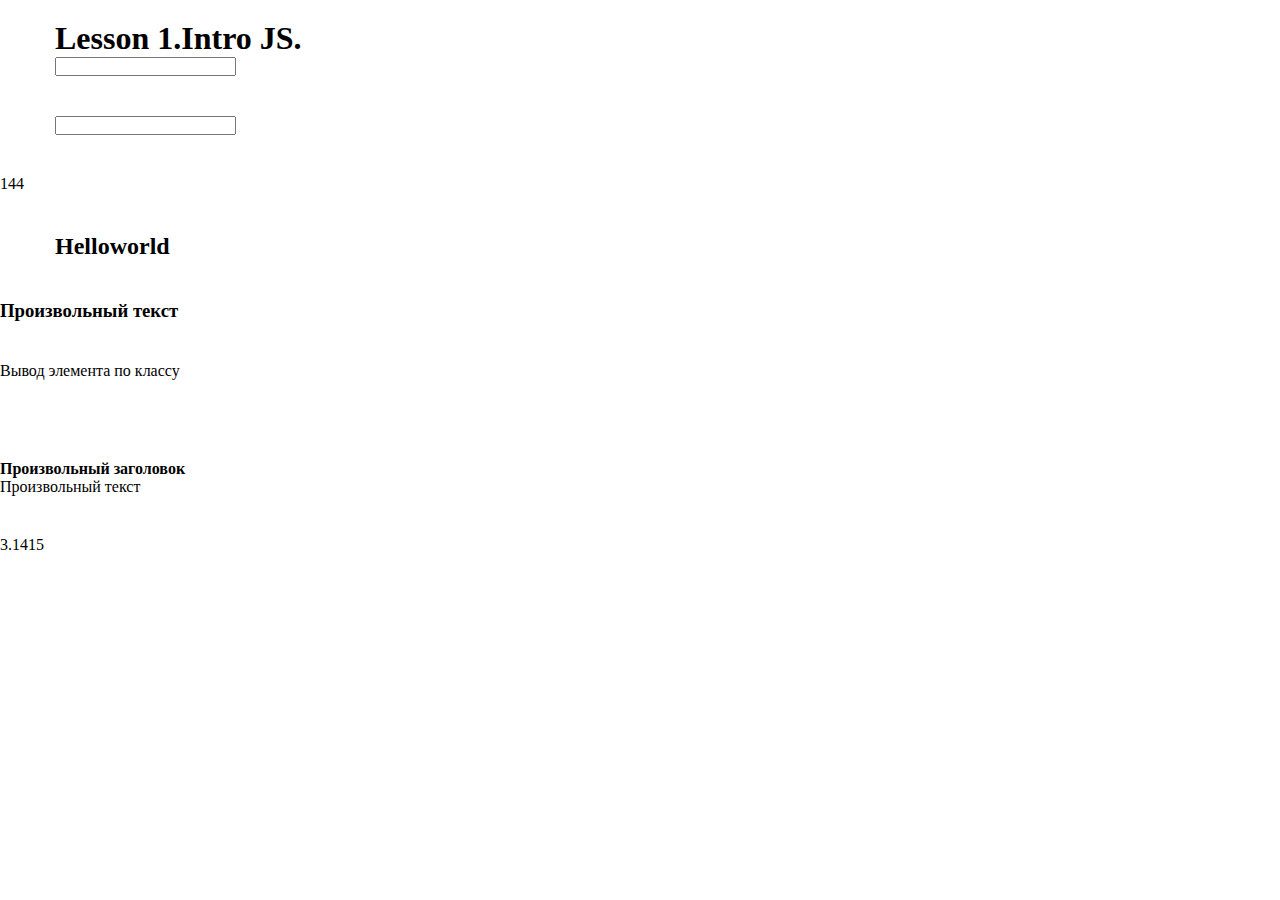
<file: Lesson-1-JS-ANGELIKA/index.html>
<!DOCTYPE html>
<html lang="en">
<head>
    <meta charset="UTF-8">
    <meta http-equiv="X-UA-Compatible" content="IE=edge">
    <meta name="viewport" content="width=device-width, initial-scale=1.0">
    <link rel="stylesheet" href="./css/index.css">
    <title>Document</title>
</head>
<body>

    <section class="">
        <div class="container ">
            <h1>Lesson 1.Intro JS.</h1>
            
            <input type="number" class="number" id="one">
            
         </div>
    </section>
   
  <section class="">
    <div class="container ">
        <input type="text" class="text" id="one">
     </div>
</section>
<section class="">
  <div id="two">
  </div>
</section>

   

  <script>
    alert( 'Мой первый вывод на страницу' );
  </script>
    
    <section class="">
        <div class="container ">
            <h2>Hello<span> everyone </span></h2>
            </div>
    </section>
    <section class="">
      <div class="three">
      </div>
  </section>
  <section class="">
    <div class="one">
    </div>
</section>
<section class="">
  </div>
</section>
  <section class="">
    <div class="four">
    </div>
</section>
<section class="">
  <div class="five">
  </div>
</section>
<section class="">
  <div class="six">
  </div>
</section>
<section class="">
  <div class="zahlen">
  </div>
</section>
<section class="">
  <div class="delenie">
  </div>
</section>

<section class="">
  <div class="umnoshenie">
  </div>
</section>
<section class="">
  <div class="test_1">
  </div>
</section>
<section class="">
  <div class="test_2">
  </div>
</section>

  



    







   <script src="./js/app.js"></script> 
</body>
</html>
</file>
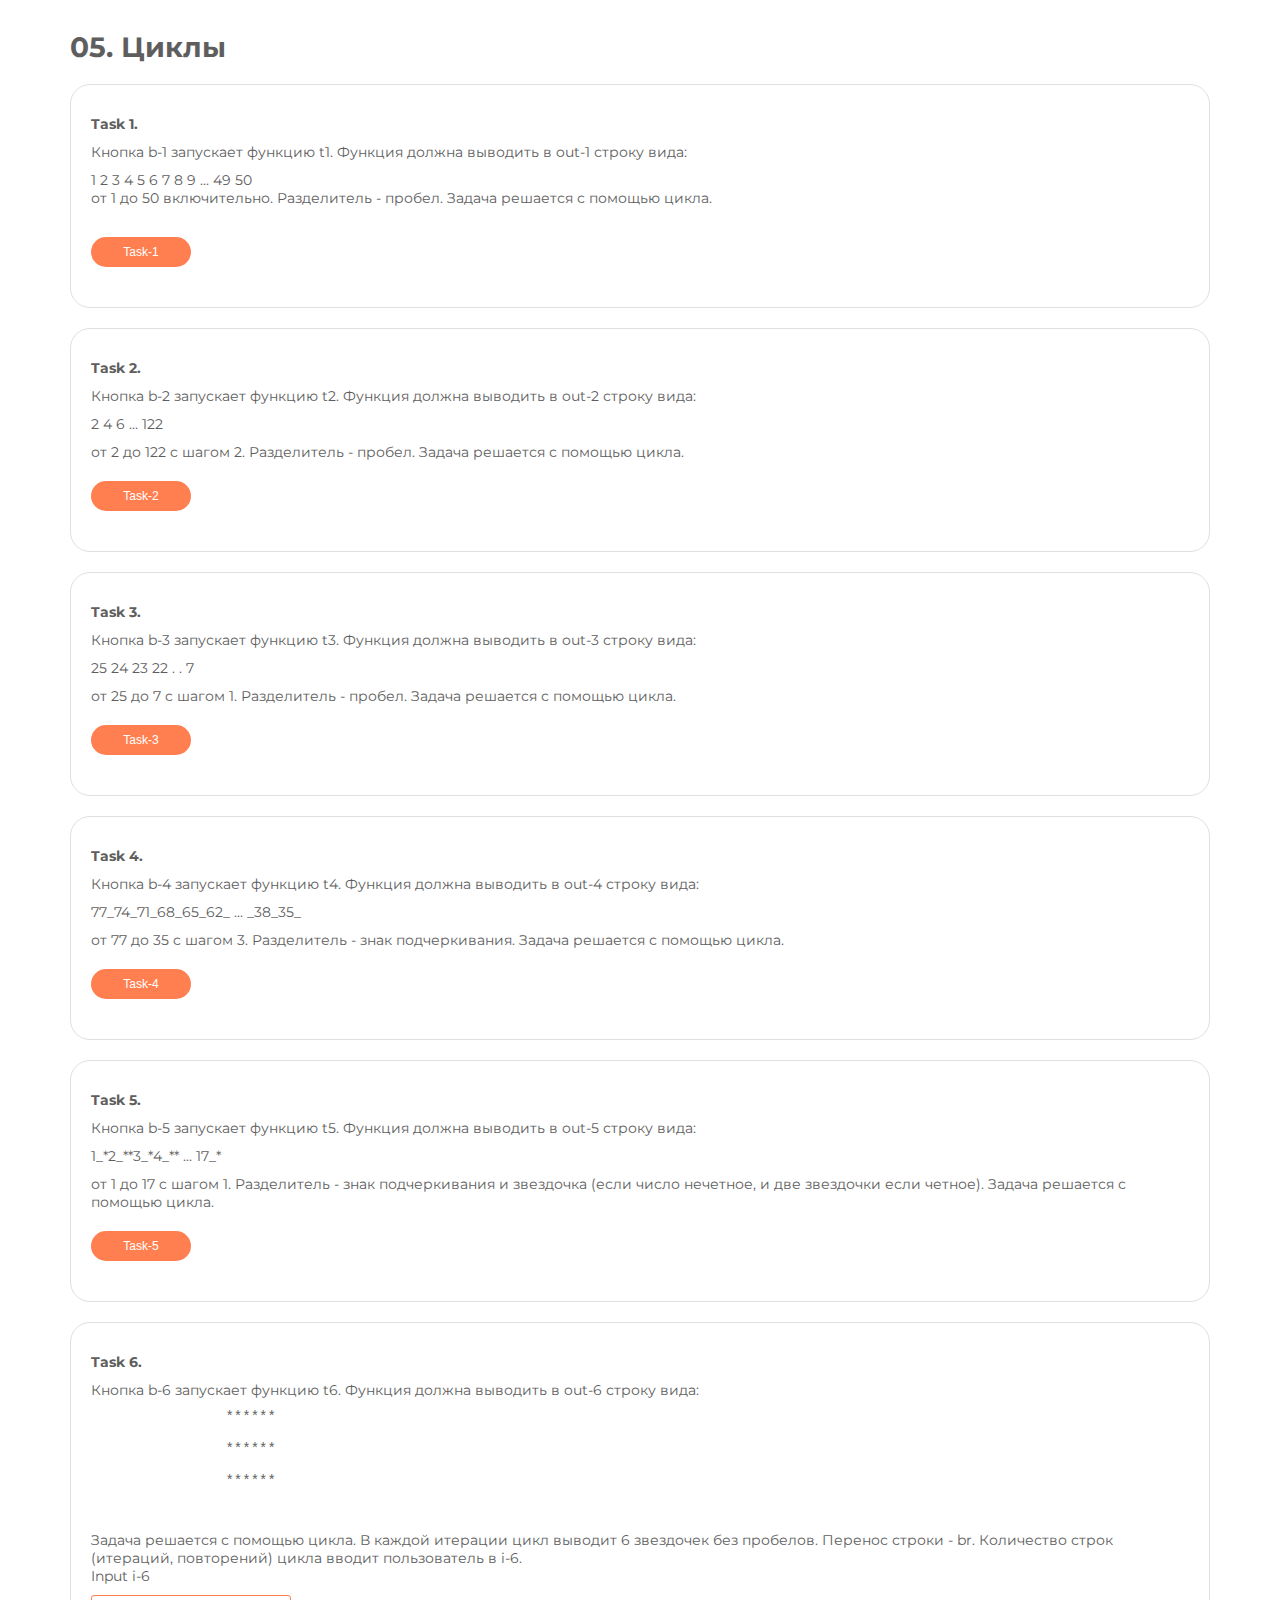
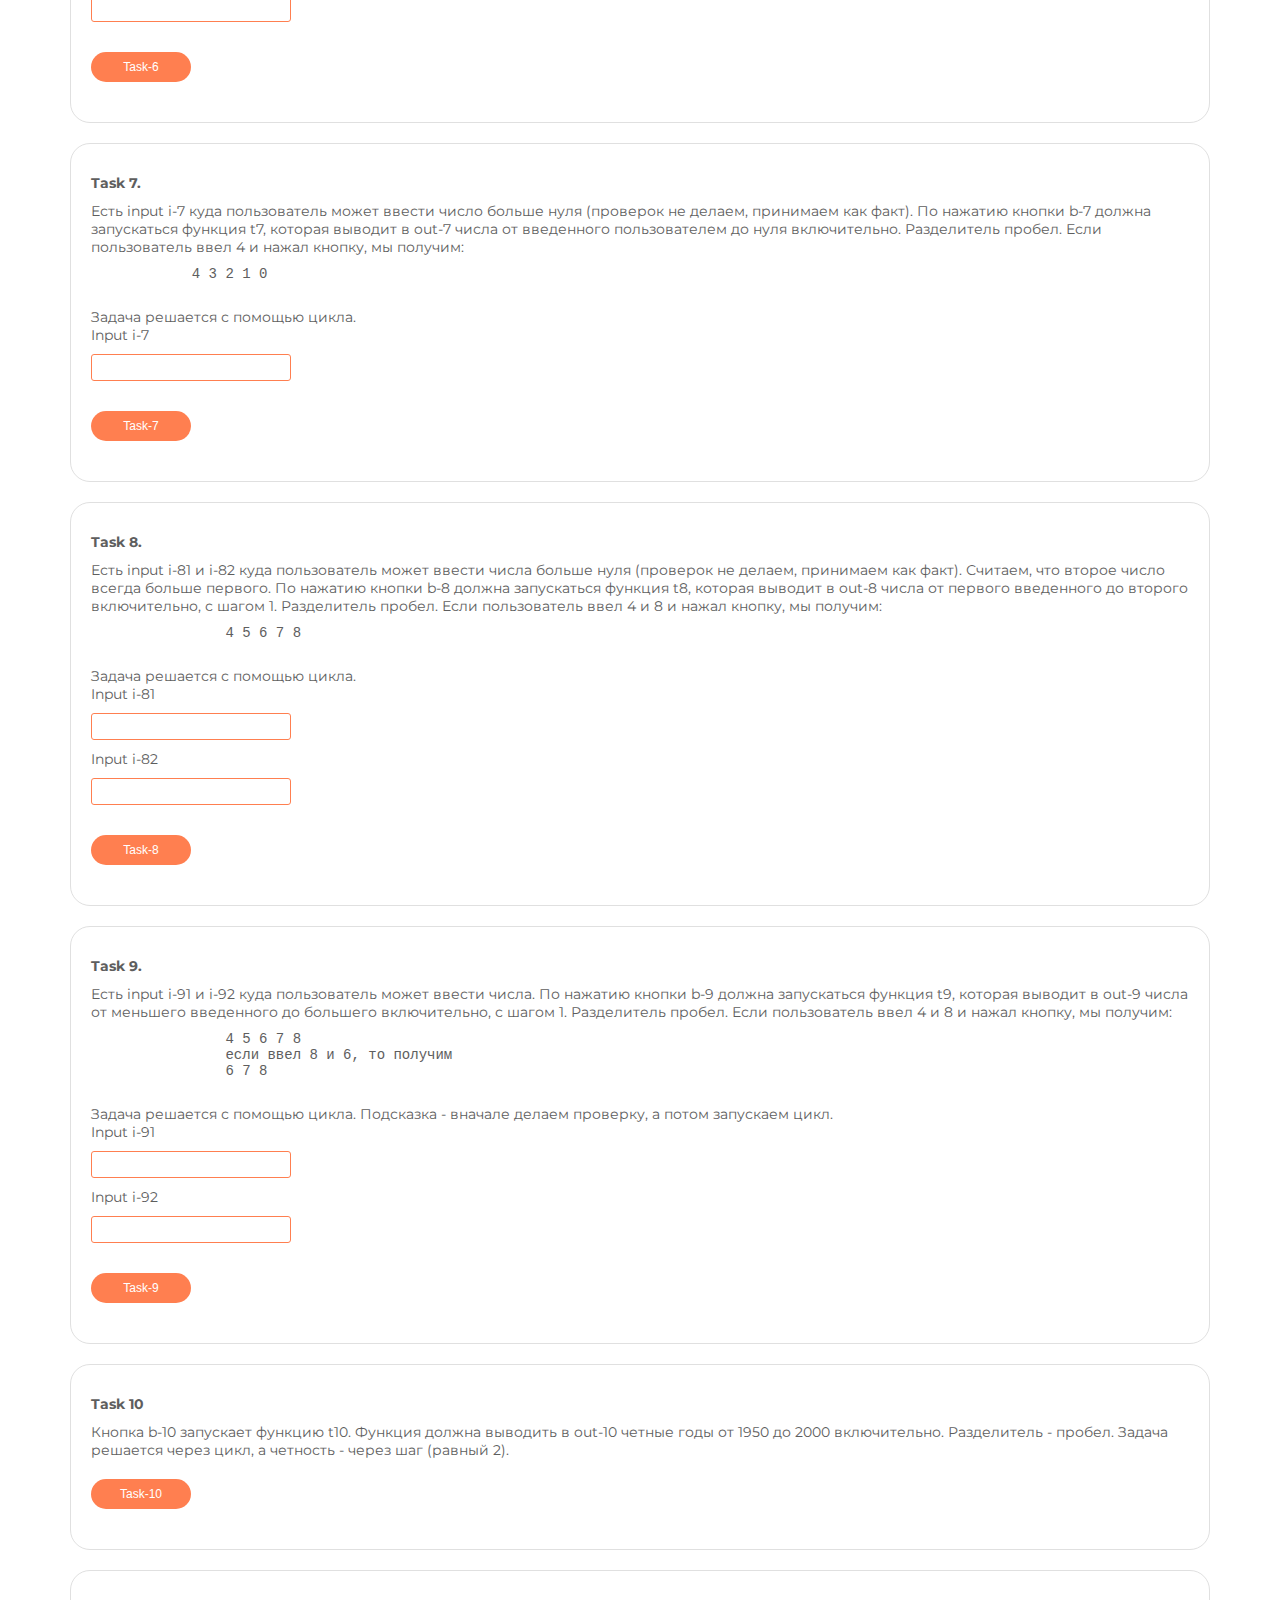
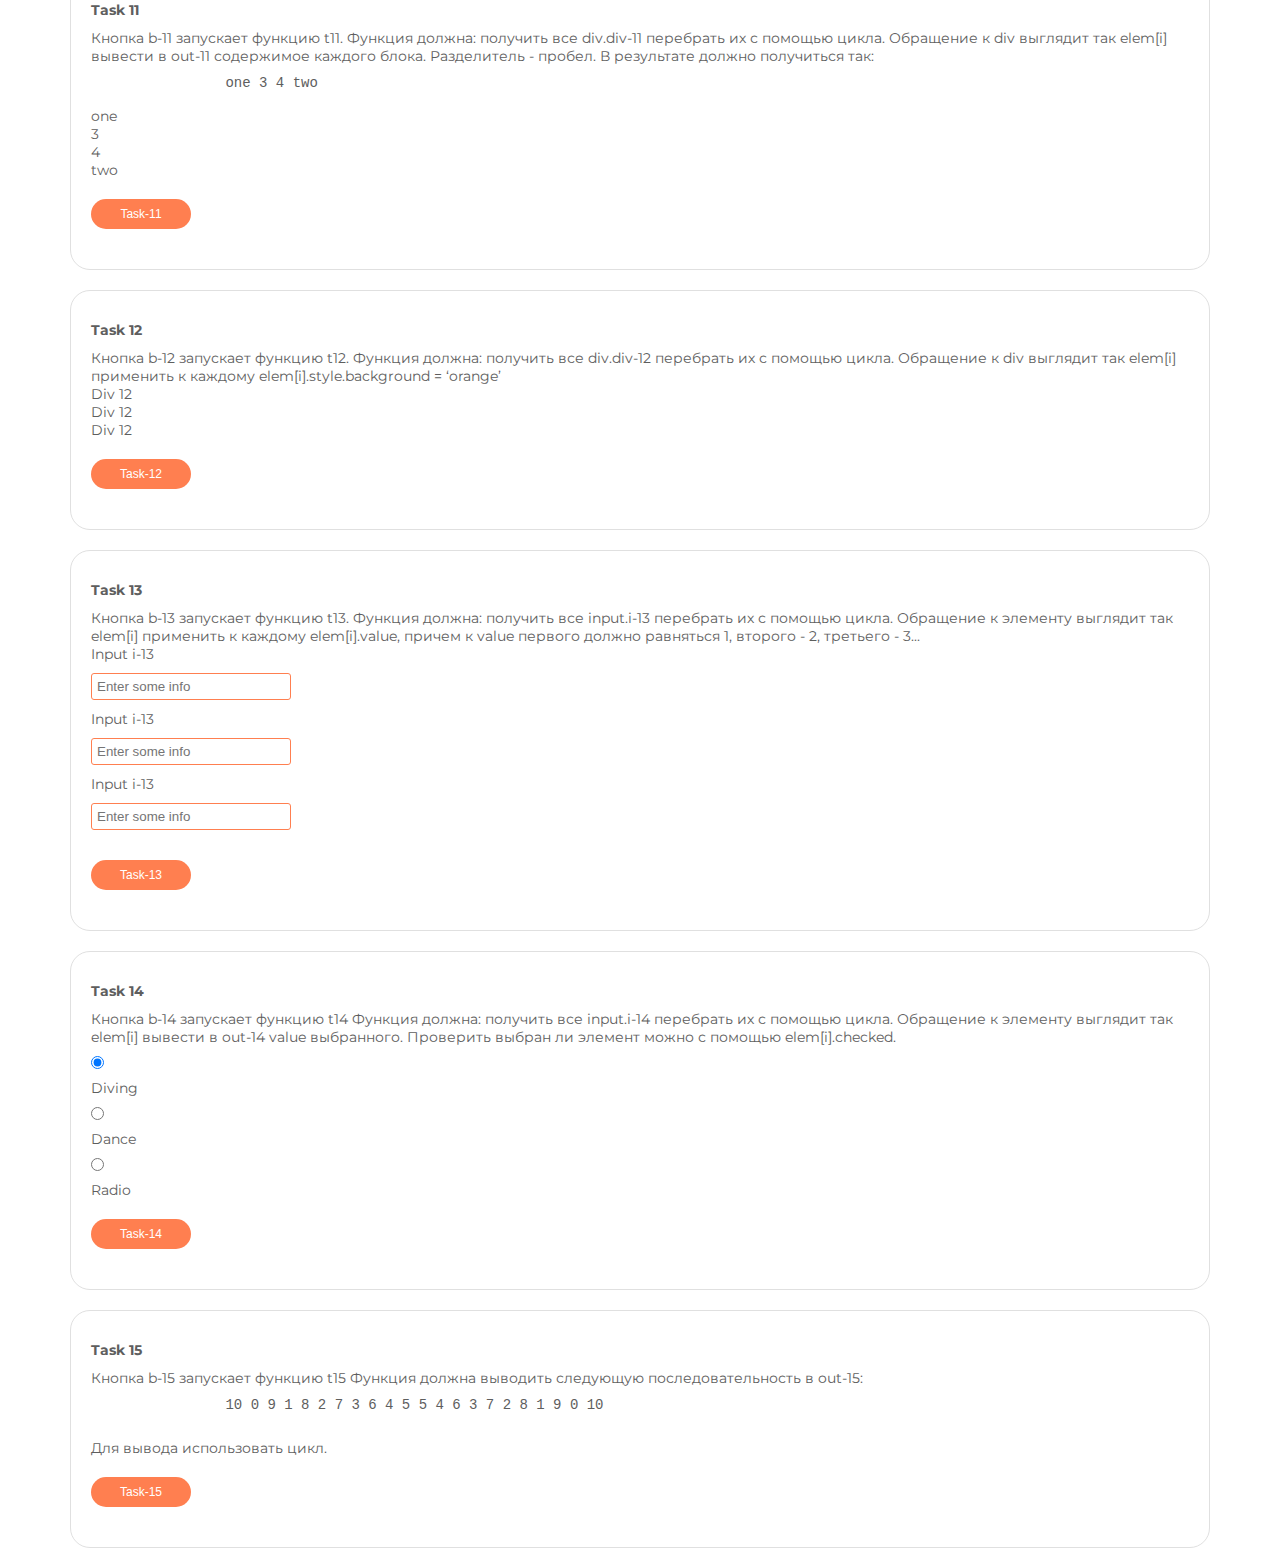
<file: Lesson-2-JS-Angelika/index.html>
<!DOCTYPE html>
<html lang="en">

<head>
    <meta charset="UTF-8">
    <meta name="viewport" content="width=device-width, initial-scale=1.0">
    <meta http-equiv="X-UA-Compatible" content="ie=edge">
    <link rel="stylesheet" href="./css/index.css">
    <link rel="preconnect" href="https://fonts.googleapis.com">
    <link rel="preconnect" href="https://fonts.gstatic.com" crossorigin>
    <link
        href="https://fonts.googleapis.com/css2?family=Montserrat:wght@100;200;300;400;500;600;700;800;900&display=swap"
        rel="stylesheet">
    <title>05</title>
</head>

<body>
    <div class="container">
        <h1>05. Циклы</h1>

        <section>
            <p><b>Task 1.</b></p>
            <p>Кнопка b-1 запускает функцию t1. Функция должна выводить в out-1 строку вида:</p>
            <p>1 2 3 4 5 6 7 8 9 ... 49 50</p>
            от 1 до 50 включительно. Разделитель - пробел. Задача решается с помощью цикла.</p>

            <button class="button-primary b-1">Task-1</button>
            <div class="out-1"></div>
        </section>

        <section>
            <p><b>Task 2.</b></p>
            <p>Кнопка b-2 запускает функцию t2. Функция должна выводить в out-2 строку вида:</p>
            <p>2 4 6 ... 122</p>
            <p>от 2 до 122 c шагом 2. Разделитель - пробел. Задача решается с помощью цикла.</p>
            <button class="button-primary b-2">Task-2</button>
            <div class="out-2"></div>
        </section>

        <section>
            <p><b>Task 3.</b></p>
            <p>Кнопка b-3 запускает функцию t3. Функция должна выводить в out-3 строку вида:</p>
            <p> 25 24 23 22 . . 7</p>
            <p> от 25 до 7 c шагом 1. Разделитель - пробел. Задача решается с помощью цикла.</p>
            <button class="button-primary b-3">Task-3</button>
            <div class="out-3"></div>
        </section>

        <section>
            <p><b>Task 4.</b></p>
            <p>Кнопка b-4 запускает функцию t4. Функция должна выводить в out-4 строку вида: </p>
            <p> 77_74_71_68_65_62_ ... _38_35_ </p>
            <p> от 77 до 35 c шагом 3. Разделитель - знак подчеркивания. Задача решается с помощью цикла.
            </p>
            <button class="button-primary b-4">Task-4</button>
            <div class="out-4"></div>
        </section>

        <section>
            <p><b>Task 5.</b></p>
            <p>Кнопка b-5 запускает функцию t5. Функция должна выводить в out-5 строку вида:</p>
            <p> 1_*2_**3_*4_** ... 17_*</p>
            <p> от 1 до 17 c шагом 1. Разделитель - знак подчеркивания и звездочка (если число нечетное, и две звездочки
                если четное). Задача решается с помощью цикла.
            </p>
            <button class="button-primary b-5">Task-5</button>
            <div class="out-5"></div>
        </section>

        <section>
            <p><b>Task 6.</b></p>
            <p>Кнопка b-6 запускает функцию t6. Функция должна выводить в out-6 строку вида: </p>
            <pre>
                ******<br>
                ******<br>
                ******<br>
            </pre>
            <p> Задача решается с помощью цикла. В каждой итерации цикл выводит 6 звездочек без пробелов. Перенос строки
                - br. Количество строк (итераций, повторений) цикла вводит пользователь в i-6.
            </p>
            <div class="form-control">Input i-6 <input type="number" class="i-6"></div>
            <button class="button-primary b-6">Task-6</button>
            <div class="out-6"></div>
        </section>

        <section>
            <p><b>Task 7.</b></p>
            <p>Есть input i-7 куда пользователь может ввести число больше нуля (проверок не делаем, принимаем как факт).
                По нажатию кнопки b-7 должна запускаться функция t7, которая выводит в out-7 числа от введенного
                пользователем до нуля включительно. Разделитель пробел. Если пользователь ввел 4 и нажал кнопку, мы
                получим:</p>
            <pre>
            4 3 2 1 0
            </pre>
            <p>Задача решается с помощью цикла.</p>
            <div class="form-control">Input i-7 <input type="number" class="i-7"></div>
            <button class="button-primary b-7">Task-7</button>
            <div class="out-7"></div>
        </section>


        <section>
            <p><b>Task 8.</b></p>
            <p>Есть input i-81 и i-82 куда пользователь может ввести числа больше нуля (проверок не делаем, принимаем
                как факт). Считаем, что второе число всегда больше первого. По нажатию кнопки b-8 должна запускаться
                функция t8, которая выводит в out-8 числа от первого введенного до второго включительно, с шагом 1.
                Разделитель пробел. Если пользователь ввел 4 и 8 и нажал кнопку, мы получим:</p>
            <pre>
                4 5 6 7 8
            </pre>
            <p>Задача решается с помощью цикла.</p>
            <div class="form-control">Input i-81 <input type="number" class="i-81"></div>
            <div class="form-control">Input i-82 <input type="number" class="i-82"></div>

            <button class="button-primary b-8">Task-8</button>
            <div class="out-8"></div>
        </section>

        <section>
            <p><b>Task 9.</b></p>
            <p>Есть input i-91 и i-92 куда пользователь может ввести числа. По нажатию кнопки b-9 должна запускаться
                функция t9, которая выводит в out-9 числа от меньшего введенного до большего включительно, с шагом 1.
                Разделитель пробел. Если пользователь ввел 4 и 8 и нажал кнопку, мы получим:</p>
            <pre>
                4 5 6 7 8
                если ввел 8 и 6, то получим
                6 7 8
            </pre>
            <p> Задача решается с помощью цикла. Подсказка - вначале делаем проверку, а потом запускаем цикл.</p>
            <div class="form-control">Input i-91 <input type="number" class="i-91"></div>
            <div class="form-control">Input i-92 <input type="number" class="i-92"></div>
            <button class="button-primary b-9">Task-9</button>
            <div class="out-9"></div>
        </section>

        <section>
            <p><b>Task 10</b></p>
            <p>Кнопка b-10 запускает функцию t10. Функция должна выводить в out-10 четные годы от 1950 до 2000
                включительно. Разделитель - пробел. Задача решается через цикл, а четность - через шаг (равный 2).</p>
            <button class="button-primary b-10">Task-10</button>
            <div class="out-10"></div>
        </section>

        <section>
            <p><b>Task 11</b></p>
            <p>Кнопка b-11 запускает функцию t11. Функция должна:
                получить все div.div-11
                перебрать их с помощью цикла. Обращение к div выглядит так elem[i]
                вывести в out-11 содержимое каждого блока. Разделитель - пробел.
                В результате должно получиться так:</p>
            <pre>
                one 3 4 two
            </pre>
            <div class="div-11">one</div>
            <div class="div-11">3</div>
            <div class="div-11">4</div>
            <div class="div-11">two</div>
            <button class="button-primary b-11">Task-11</button>
            <div class="out-11"></div>
        </section>

        <section>
            <p><b>Task 12</b></p>
            <p>Кнопка b-12 запускает функцию t12. Функция должна:
                получить все div.div-12
                перебрать их с помощью цикла. Обращение к div выглядит так elem[i]
                применить к каждому elem[i].style.background = ‘orange’</p>
            <div class="div-12">Div 12</div>
            <div class="div-12">Div 12</div>
            <div class="div-12">Div 12</div>
            <button class="button-primary b-12">Task-12</button>
        </section>

        <section>
            <p><b>Task 13</b></p>
            <p>Кнопка b-13 запускает функцию t13. Функция должна:
                получить все input.i-13
                перебрать их с помощью цикла. Обращение к элементу выглядит так elem[i]
                применить к каждому elem[i].value, причем к value первого должно равняться 1, второго - 2, третьего -
                3...
            </p>
            <div class="form-control">
                <label>Input i-13</label>
                <input type="text" placeholder="Enter some info" class="i-13">
            </div>
            <div class="form-control">
                <label>Input i-13</label>
                <input type="text" placeholder="Enter some info" class="i-13">
            </div>
            <div class="form-control">
                <label>Input i-13</label>
                <input type="text" placeholder="Enter some info" class="i-13">
            </div>
            <button class="button-primary b-13">Task-13</button>
        </section>

        <section>
            <p><b>Task 14</b></p>
            <p>Кнопка b-14 запускает функцию t14 Функция должна:
                получить все input.i-14
                перебрать их с помощью цикла. Обращение к элементу выглядит так elem[i]
                вывести в out-14 value выбранного. Проверить выбран ли элемент можно с помощью elem[i].checked.
            </p>


            <div class="form-control">
                <label><input type="radio" name="i-14" class="i-14" checked value="Diving">Diving</label>
            </div>
            <div class="form-control">
                <label><input type="radio" name="i-14" class="i-14" value="Dance">Dance</label>
            </div>
            <div class="form-control">
                <label><input type="radio" name="i-14" class="i-14" value="555">Radio</label>
            </div>

            <button class="button-primary b-14">Task-14</button>
            <div class="out-14"></div>
        </section>

        <section>
            <p><b>Task 15</b></p>
            <p>Кнопка b-15 запускает функцию t15 Функция должна выводить следующую последовательность в out-15:</p>
            <pre>
                10 0 9 1 8 2 7 3 6 4 5 5 4 6 3 7 2 8 1 9 0 10
               </pre>
            <p> Для вывода использовать цикл.
            </p>

            <button class="button-primary b-15">Task-15</button>
            <div class="out-15"></div>
        </section>
    </div>

    <script src="./js/index.js"></script>
</body>

</html>
</file>
<file: Lesson-1-JS-ANGELIKA/css/index.css>
* {
margin: 0;
padding: 0;
list-style: none;
text-decoration: none;
box-sizing: border-box;
}

.container {
max-width: 1170px;
margin: auto;
padding: 0 15 px;
position: relative;
}
section {
padding: 20px 0 ;
}
</file>
<file: Lesson-2-JS-Angelika/css/index.css>
* {
  margin: 0;
  padding: 0;
  box-sizing: border-box;
  list-style: none;
  text-decoration: none;
  color: rgb(94, 94, 94);
}
html {
  font-family: "Montserrat", sans-serif;
  font-size: 14px;
}
.container {
  max-width: 1170px;
  margin: auto;
  padding: 0 15px;
}
section {
  padding: 20px;
  margin: 20px 0;
  border: 1px solid rgb(224, 224, 224);
  border-radius: 20px;
}
h1 {
  margin-top: 30px;
}
.title {
  margin-bottom: 20px;
  font-size: 24px;
  font-weight: 500;
}

input,
textarea {
  display: block;
  border: 1px solid coral;
  width: 200px;
  padding: 5px;
  margin: 10px 0;
  border-radius: 3px;
  outline: none;
  color: coral;
}
input[type="color"] {
  padding: 0;
  border: none;
  background-color: transparent;
}
.text {
  width: 70%;
}
button {
  margin-top: 20px;
  width: 100px;
  height: 30px;
  background-color: coral;
  color: white;
  border: 0;
  border-radius: 20px;
  margin-bottom: 20px;
  transition: 0.2s;
  cursor: pointer;
  font-size: 12px;
  font-weight: 300;
}
button:hover {
  background-color: cornflowerblue;
  box-shadow: 0 0 15px rgba(0, 0, 0, 0.2);
}
input[type="button"] {
  margin-top: 20px;
  width: 100px;
  height: 30px;
  background-color: cornflowerblue;
  color: white;
  border: 0;
  border-radius: 20px;
  margin-bottom: 20px;
  transition: 0.2s;
  cursor: pointer;
  font-size: 12px;
  font-weight: 300;
}
input[type="checkbox"],
input[type="radio"] {
  display: block;
  width: 13px;
}
span,
p {
  margin-top: 10px;
  display: block;
}

select {
  display: block;
  border: 1px solid coral;
  width: 200px;
  padding: 5px;
  margin: 10px 0;
  border-radius: 3px;
  outline: none;
  color: coral;
}

pre {
  margin-top: 10px;
}
</file>
